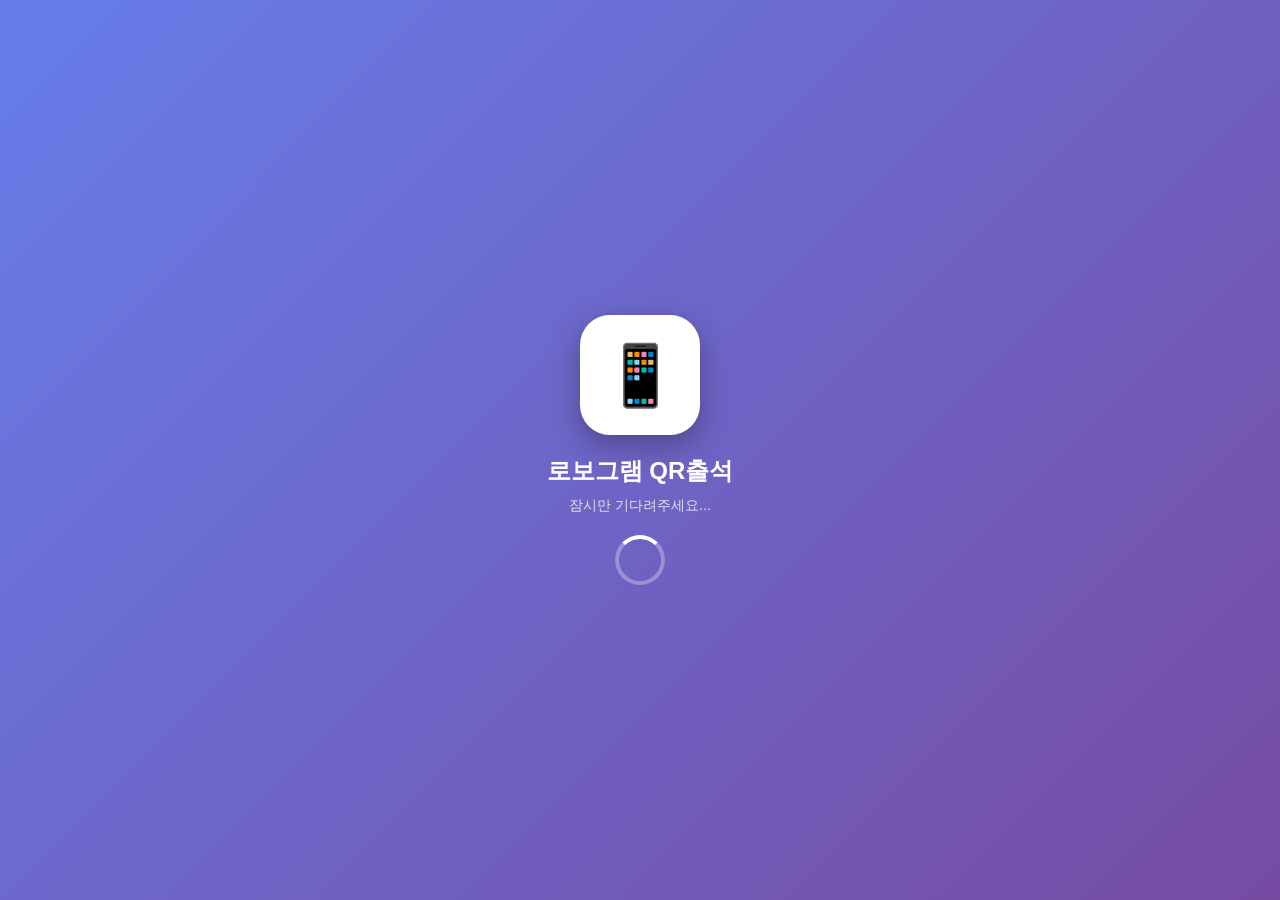
<file: pwa/index.html>
<!DOCTYPE html>
<html lang="ko">
<head>
    <meta charset="UTF-8">
    <meta name="viewport" content="width=device-width, initial-scale=1.0, maximum-scale=1.0, user-scalable=no">
    <meta name="theme-color" content="#4CAF50">
    <meta name="description" content="로보그램 코딩교육 QR 전자출석 시스템">
    <meta name="keywords" content="로보그램, QR출석, 전자출석, 코딩교육">
    
    <!-- PWA 매니페스트 -->
    <link rel="manifest" href="/manifest.json">
    
    <!-- iOS 메타 태그 -->
    <meta name="apple-mobile-web-app-capable" content="yes">
    <meta name="apple-mobile-web-app-status-bar-style" content="black-translucent">
    <meta name="apple-mobile-web-app-title" content="QR출석">
    <link rel="apple-touch-icon" href="/static/icons/icon-192x192.png">
    
    <!-- 파비콘 -->
    <link rel="icon" type="image/png" sizes="32x32" href="/static/icons/favicon-32x32.png">
    <link rel="icon" type="image/png" sizes="16x16" href="/static/icons/favicon-16x16.png">
    
    <title>로보그램 QR 전자출석</title>
    
    <style>
        * {
            margin: 0;
            padding: 0;
            box-sizing: border-box;
        }
        
        body {
            font-family: -apple-system, BlinkMacSystemFont, 'Segoe UI', 'Roboto', sans-serif;
            background: linear-gradient(135deg, #667eea 0%, #764ba2 100%);
            min-height: 100vh;
            display: flex;
            flex-direction: column;
            overflow: hidden;
        }
        
        #streamlit-container {
            flex: 1;
            width: 100%;
            border: none;
            overflow: hidden;
        }
        
        /* 로딩 화면 */
        #loading {
            position: fixed;
            top: 0;
            left: 0;
            width: 100%;
            height: 100%;
            background: linear-gradient(135deg, #667eea 0%, #764ba2 100%);
            display: flex;
            flex-direction: column;
            align-items: center;
            justify-content: center;
            z-index: 9999;
            transition: opacity 0.5s ease-out;
        }
        
        #loading.hidden {
            opacity: 0;
            pointer-events: none;
        }
        
        .logo {
            width: 120px;
            height: 120px;
            background: white;
            border-radius: 30px;
            display: flex;
            align-items: center;
            justify-content: center;
            font-size: 60px;
            margin-bottom: 20px;
            box-shadow: 0 10px 30px rgba(0,0,0,0.3);
            animation: bounce 1s infinite;
        }
        
        @keyframes bounce {
            0%, 100% { transform: translateY(0); }
            50% { transform: translateY(-20px); }
        }
        
        .loading-text {
            color: white;
            font-size: 24px;
            font-weight: 600;
            margin-bottom: 10px;
        }
        
        .loading-subtext {
            color: rgba(255,255,255,0.8);
            font-size: 14px;
        }
        
        /* 스피너 */
        .spinner {
            width: 50px;
            height: 50px;
            border: 4px solid rgba(255,255,255,0.3);
            border-top-color: white;
            border-radius: 50%;
            animation: spin 1s linear infinite;
            margin-top: 20px;
        }
        
        @keyframes spin {
            to { transform: rotate(360deg); }
        }
        
        /* 설치 프롬프트 */
        #install-prompt {
            position: fixed;
            bottom: 20px;
            left: 20px;
            right: 20px;
            background: white;
            padding: 20px;
            border-radius: 15px;
            box-shadow: 0 10px 30px rgba(0,0,0,0.3);
            display: none;
            z-index: 1000;
            animation: slideUp 0.3s ease-out;
        }
        
        @keyframes slideUp {
            from {
                transform: translateY(100%);
                opacity: 0;
            }
            to {
                transform: translateY(0);
                opacity: 1;
            }
        }
        
        #install-prompt.show {
            display: block;
        }
        
        .install-content {
            display: flex;
            align-items: center;
            gap: 15px;
        }
        
        .install-icon {
            font-size: 40px;
        }
        
        .install-text {
            flex: 1;
        }
        
        .install-title {
            font-size: 16px;
            font-weight: 600;
            margin-bottom: 5px;
        }
        
        .install-desc {
            font-size: 13px;
            color: #666;
        }
        
        .install-buttons {
            display: flex;
            gap: 10px;
            margin-top: 15px;
        }
        
        .install-button {
            flex: 1;
            padding: 12px;
            border: none;
            border-radius: 8px;
            font-size: 14px;
            font-weight: 600;
            cursor: pointer;
            transition: all 0.2s;
        }
        
        .install-button.primary {
            background: #4CAF50;
            color: white;
        }
        
        .install-button.secondary {
            background: #f5f5f5;
            color: #333;
        }
        
        .install-button:active {
            transform: scale(0.95);
        }
        
        /* 오프라인 표시 */
        #offline-indicator {
            position: fixed;
            top: 0;
            left: 0;
            right: 0;
            background: #ff9800;
            color: white;
            text-align: center;
            padding: 10px;
            font-size: 14px;
            font-weight: 600;
            z-index: 9998;
            display: none;
        }
        
        #offline-indicator.show {
            display: block;
        }
    </style>
</head>
<body>
    <!-- 로딩 화면 -->
    <div id="loading">
        <div class="logo">📱</div>
        <div class="loading-text">로보그램 QR출석</div>
        <div class="loading-subtext">잠시만 기다려주세요...</div>
        <div class="spinner"></div>
    </div>
    
    <!-- 오프라인 표시 -->
    <div id="offline-indicator">
        📡 오프라인 모드 - 인터넷 연결을 확인해주세요
    </div>
    
    <!-- Streamlit 앱 컨테이너 -->
    <iframe id="streamlit-container" src="http://localhost:8501" allowfullscreen></iframe>
    
    <!-- 앱 설치 프롬프트 -->
    <div id="install-prompt">
        <div class="install-content">
            <div class="install-icon">📱</div>
            <div class="install-text">
                <div class="install-title">앱으로 설치하기</div>
                <div class="install-desc">홈 화면에 추가하여 앱처럼 사용하세요</div>
            </div>
        </div>
        <div class="install-buttons">
            <button class="install-button primary" id="install-btn">설치</button>
            <button class="install-button secondary" id="dismiss-btn">나중에</button>
        </div>
    </div>
    
    <script>
        let deferredPrompt;
        
        // Service Worker 등록
        if ('serviceWorker' in navigator) {
            window.addEventListener('load', () => {
                navigator.serviceWorker.register('/service-worker.js')
                    .then((registration) => {
                        console.log('Service Worker registered:', registration);
                    })
                    .catch((error) => {
                        console.log('Service Worker registration failed:', error);
                    });
            });
        }
        
        // 로딩 화면 제거
        window.addEventListener('load', () => {
            setTimeout(() => {
                document.getElementById('loading').classList.add('hidden');
            }, 1500);
        });
        
        // PWA 설치 프롬프트
        window.addEventListener('beforeinstallprompt', (e) => {
            e.preventDefault();
            deferredPrompt = e;
            
            // 3초 후 설치 프롬프트 표시
            setTimeout(() => {
                document.getElementById('install-prompt').classList.add('show');
            }, 3000);
        });
        
        // 설치 버튼 클릭
        document.getElementById('install-btn').addEventListener('click', async () => {
            if (deferredPrompt) {
                deferredPrompt.prompt();
                const { outcome } = await deferredPrompt.userChoice;
                console.log(`User response: ${outcome}`);
                deferredPrompt = null;
                document.getElementById('install-prompt').classList.remove('show');
            }
        });
        
        // 나중에 버튼 클릭
        document.getElementById('dismiss-btn').addEventListener('click', () => {
            document.getElementById('install-prompt').classList.remove('show');
        });
        
        // 앱이 설치되면 프롬프트 숨김
        window.addEventListener('appinstalled', () => {
            console.log('PWA installed');
            document.getElementById('install-prompt').classList.remove('show');
        });
        
        // 온라인/오프라인 상태 감지
        window.addEventListener('online', () => {
            document.getElementById('offline-indicator').classList.remove('show');
        });
        
        window.addEventListener('offline', () => {
            document.getElementById('offline-indicator').classList.add('show');
        });
        
        // iOS 사파리 홈 화면 추가 감지
        if (window.navigator.standalone === false) {
            // iOS에서 홈 화면에 추가되지 않음
            console.log('Not installed on iOS home screen');
        }
        
        // iframe 로드 완료 감지
        document.getElementById('streamlit-container').addEventListener('load', () => {
            console.log('Streamlit app loaded');
        });
    </script>
</body>
</html>
</file>
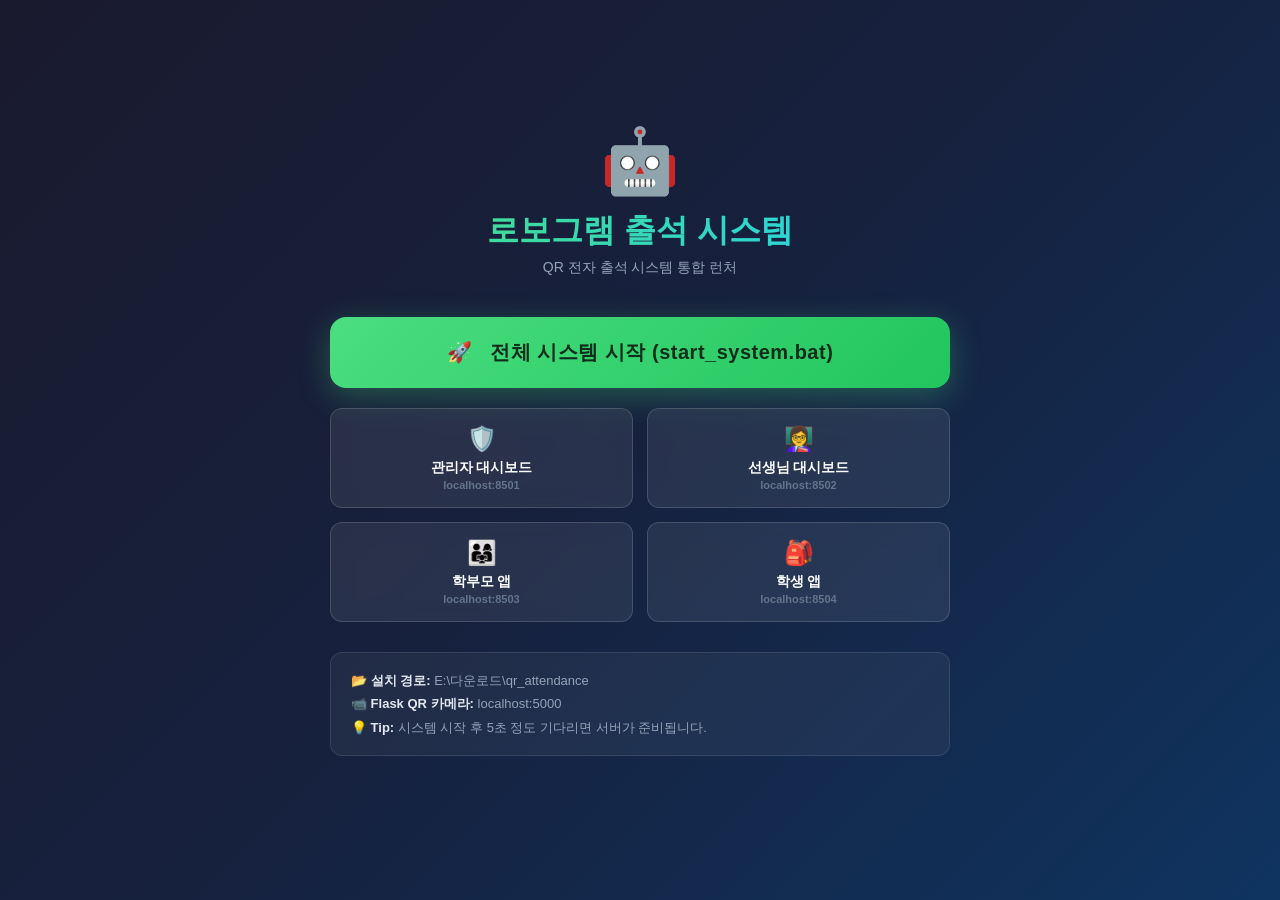
<file: launcher.html>
<!DOCTYPE html>
<html lang="ko">
<head>
<meta charset="UTF-8">
<meta name="viewport" content="width=device-width, initial-scale=1.0">
<title>로보그램 출석 시스템 런처</title>
<style>
  * { margin: 0; padding: 0; box-sizing: border-box; }
  body {
    font-family: 'Segoe UI', 'Malgun Gothic', sans-serif;
    background: linear-gradient(135deg, #1a1a2e 0%, #16213e 50%, #0f3460 100%);
    min-height: 100vh;
    display: flex;
    align-items: center;
    justify-content: center;
    color: white;
  }
  .container {
    text-align: center;
    padding: 40px;
    max-width: 700px;
    width: 100%;
  }
  .logo { font-size: 64px; margin-bottom: 10px; animation: float 3s ease-in-out infinite; }
  @keyframes float { 0%,100% { transform: translateY(0); } 50% { transform: translateY(-10px); } }
  h1 { font-size: 32px; font-weight: 800; margin-bottom: 6px; background: linear-gradient(90deg, #4ade80, #22d3ee); -webkit-background-clip: text; -webkit-text-fill-color: transparent; }
  .subtitle { color: #94a3b8; font-size: 14px; margin-bottom: 40px; }
  .btn-main {
    display: block;
    width: 100%;
    padding: 22px;
    margin-bottom: 20px;
    background: linear-gradient(135deg, #4ade80, #22c55e);
    color: #0f2d1a;
    font-size: 20px;
    font-weight: 800;
    border: none;
    border-radius: 16px;
    cursor: pointer;
    transition: all 0.3s ease;
    box-shadow: 0 8px 32px rgba(74,222,128,0.3);
    text-decoration: none;
    letter-spacing: 0.5px;
  }
  .btn-main:hover { transform: translateY(-3px); box-shadow: 0 12px 40px rgba(74,222,128,0.5); }
  .btn-main:active { transform: translateY(0); }

  .grid { display: grid; grid-template-columns: 1fr 1fr; gap: 14px; margin-bottom: 30px; }
  .btn-link {
    display: block;
    padding: 16px;
    background: rgba(255,255,255,0.08);
    border: 1px solid rgba(255,255,255,0.15);
    color: white;
    border-radius: 12px;
    text-decoration: none;
    font-size: 14px;
    font-weight: 600;
    transition: all 0.2s ease;
    backdrop-filter: blur(10px);
  }
  .btn-link:hover { background: rgba(255,255,255,0.16); border-color: rgba(255,255,255,0.3); transform: translateY(-2px); }
  .btn-link .icon { font-size: 24px; display: block; margin-bottom: 6px; }
  .btn-link .port { font-size: 11px; color: #64748b; margin-top: 2px; }

  .status-box {
    background: rgba(255,255,255,0.05);
    border: 1px solid rgba(255,255,255,0.1);
    border-radius: 12px;
    padding: 16px 20px;
    margin-bottom: 20px;
    text-align: left;
    font-size: 13px;
    color: #94a3b8;
    line-height: 1.8;
  }
  .status-box strong { color: #e2e8f0; }
  #statusMsg { margin-top: 16px; padding: 12px 16px; border-radius: 10px; font-size: 14px; font-weight: 600; display: none; }
  .msg-success { background: rgba(74,222,128,0.15); border: 1px solid #4ade80; color: #4ade80; }
  .msg-error   { background: rgba(248,113,113,0.15); border: 1px solid #f87171; color: #f87171; }
</style>
</head>
<body>
<div class="container">
  <div class="logo">🤖</div>
  <h1>로보그램 출석 시스템</h1>
  <p class="subtitle">QR 전자 출석 시스템 통합 런처</p>

  <button class="btn-main" onclick="startSystem()">
    🚀 &nbsp; 전체 시스템 시작 (start_system.bat)
  </button>

  <div class="grid">
    <a href="http://localhost:8501" target="_blank" class="btn-link">
      <span class="icon">🛡️</span>
      관리자 대시보드
      <div class="port">localhost:8501</div>
    </a>
    <a href="http://localhost:8502" target="_blank" class="btn-link">
      <span class="icon">👩‍🏫</span>
      선생님 대시보드
      <div class="port">localhost:8502</div>
    </a>
    <a href="http://localhost:8503" target="_blank" class="btn-link">
      <span class="icon">👨‍👩‍👧</span>
      학부모 앱
      <div class="port">localhost:8503</div>
    </a>
    <a href="http://localhost:8504" target="_blank" class="btn-link">
      <span class="icon">🎒</span>
      학생 앱
      <div class="port">localhost:8504</div>
    </a>
  </div>

  <div class="status-box">
    <strong>📂 설치 경로:</strong> E:\다운로드\qr_attendance<br>
    <strong>📹 Flask QR 카메라:</strong> localhost:5000<br>
    <strong>💡 Tip:</strong> 시스템 시작 후 5초 정도 기다리면 서버가 준비됩니다.
  </div>

  <div id="statusMsg"></div>
</div>

<script>
function startSystem() {
  const msg = document.getElementById('statusMsg');
  msg.style.display = 'block';
  msg.className = 'msg-success';
  msg.textContent = '⏳ 시스템을 시작하는 중... (새 창이 열리고 5~10초 후 앱이 준비됩니다)';

  // Use fetch to call a local launcher (won't work directly from browser for security reasons)
  // Instead, instruct the user with a helper VBScript approach
  const vbs = `Set WShell = CreateObject("WScript.Shell")\nWShell.Run "E:\\다운로드\\qr_attendance\\start_system.bat", 1, False`;

  // Create a temporary download/run approach using mshta
  try {
    window.location.href = 'start_system.bat';
    setTimeout(() => {
      msg.textContent = '✅ 시스템 시작 명령을 실행했습니다! 잠시 후 각 앱 링크를 클릭하세요.';
    }, 1000);
  } catch(e) {
    msg.className = 'msg-error';
    msg.textContent = '⚠️ 아래 방법으로 실행하세요: start_system.bat 파일을 직접 더블클릭하세요.';
  }
}
</script>
</body>
</html>
</file>
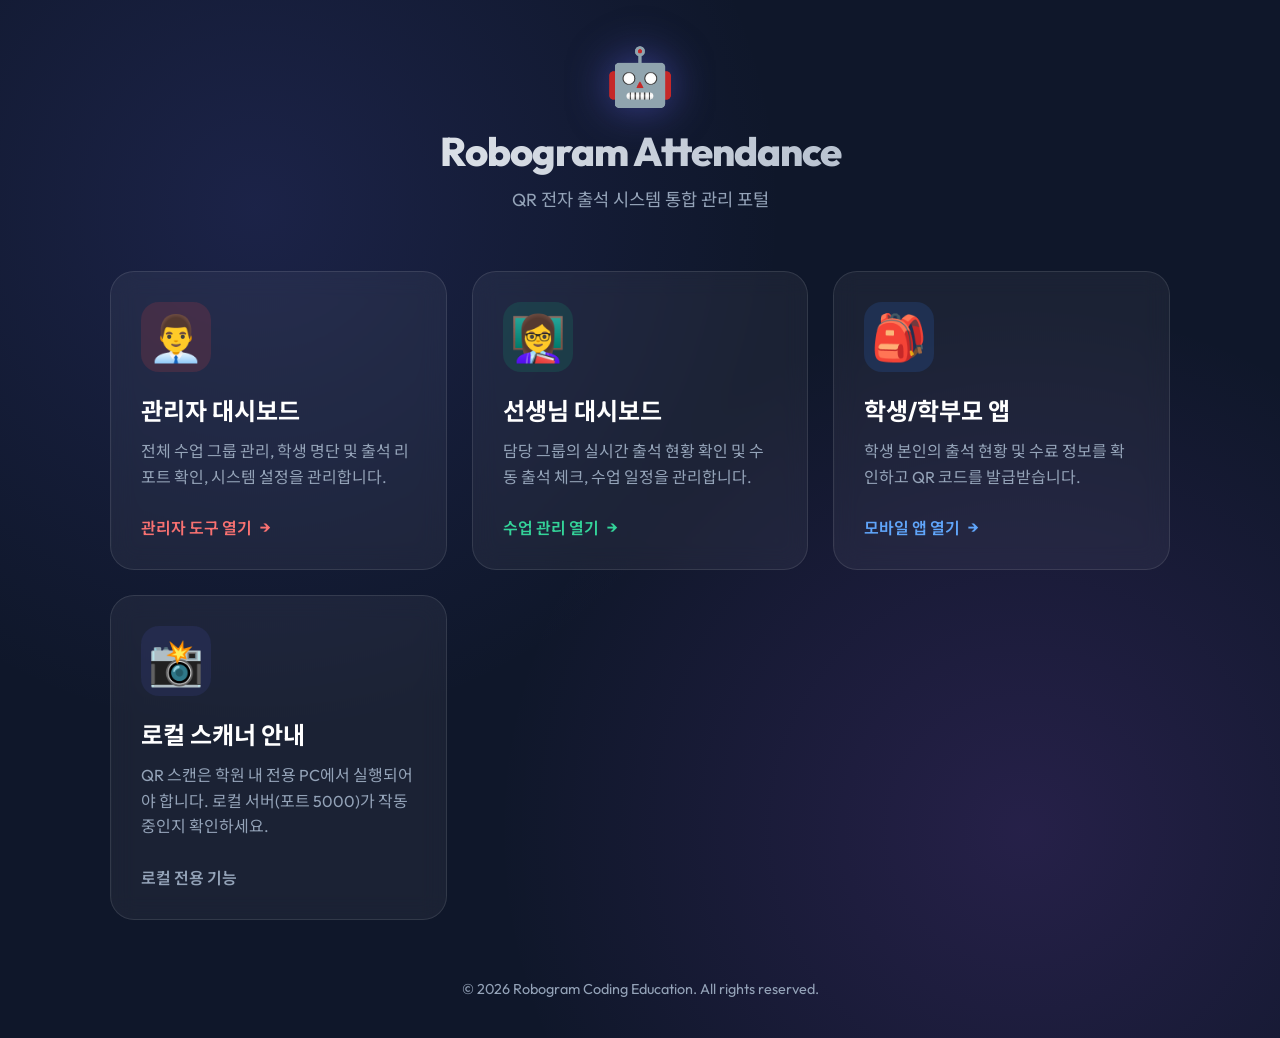
<file: pwa/portal.html>
<!DOCTYPE html>
<html lang="ko">
<head>
    <meta charset="UTF-8">
    <meta name="viewport" content="width=device-width, initial-scale=1.0">
    <title>로보그램 출석 시스템 통합 포털</title>
    <!-- Google Fonts -->
    <link href="https://fonts.googleapis.com/css2?family=Outfit:wght@300;400;600;800&family=Noto+Sans+KR:wght@300;400;700&display=swap" rel="stylesheet">
    <style>
        :root {
            --primary: #6366f1;
            --primary-light: #818cf8;
            --secondary: #a855f7;
            --accent: #10b981;
            --bg: #0f172a;
            --card-bg: rgba(255, 255, 255, 0.05);
            --text: #f8fafc;
            --text-muted: #94a3b8;
        }

        * {
            margin: 0;
            padding: 0;
            box-sizing: border-box;
        }

        body {
            font-family: 'Outfit', 'Noto Sans KR', sans-serif;
            background: var(--bg);
            background-image: 
                radial-gradient(circle at 20% 20%, rgba(99, 102, 241, 0.15) 0%, transparent 40%),
                radial-gradient(circle at 80% 80%, rgba(168, 85, 247, 0.15) 0%, transparent 40%);
            color: var(--text);
            min-height: 100vh;
            display: flex;
            flex-direction: column;
            overflow-x: hidden;
        }

        /* --- Header --- */
        header {
            padding: 40px 20px;
            text-align: center;
            animation: fadeInDown 0.8s ease-out;
        }

        .logo {
            font-size: 3.5rem;
            margin-bottom: 15px;
            filter: drop-shadow(0 0 20px rgba(99, 102, 241, 0.5));
        }

        h1 {
            font-size: 2.5rem;
            font-weight: 800;
            letter-spacing: -1px;
            background: linear-gradient(to right, #fff, #94a3b8);
            -webkit-background-clip: text;
            -webkit-text-fill-color: transparent;
            margin-bottom: 10px;
        }

        .subtitle {
            font-size: 1.1rem;
            color: var(--text-muted);
            max-width: 600px;
            margin: 0 auto;
        }

        /* --- Grid Layout --- */
        .container {
            flex: 1;
            max-width: 1100px;
            width: 100%;
            margin: 0 auto;
            padding: 20px;
            display: grid;
            grid-template-columns: repeat(auto-fit, minmax(300px, 1fr));
            gap: 25px;
            align-content: start;
        }

        /* --- Cards --- */
        .card {
            background: var(--card-bg);
            backdrop-filter: blur(12px);
            -webkit-backdrop-filter: blur(12px);
            border: 1px solid rgba(255, 255, 255, 0.1);
            border-radius: 24px;
            padding: 30px;
            text-decoration: none;
            color: inherit;
            transition: all 0.4s cubic-bezier(0.175, 0.885, 0.32, 1.275);
            display: flex;
            flex-direction: column;
            position: relative;
            overflow: hidden;
        }

        .card::before {
            content: '';
            position: absolute;
            top: 0;
            left: 0;
            width: 100%;
            height: 100%;
            background: linear-gradient(45deg, transparent, rgba(255, 255, 255, 0.05), transparent);
            transform: translateX(-100%);
            transition: 0.6s;
        }

        .card:hover {
            transform: translateY(-10px);
            border-color: var(--primary-light);
            box-shadow: 0 20px 40px rgba(0, 0, 0, 0.4);
            background: rgba(255, 255, 255, 0.08);
        }

        .card:hover::before {
            transform: translateX(100%);
        }

        .card-icon {
            font-size: 2.8rem;
            margin-bottom: 20px;
            width: 70px;
            height: 70px;
            background: rgba(99, 102, 241, 0.1);
            border-radius: 18px;
            display: flex;
            align-items: center;
            justify-content: center;
        }

        .card h2 {
            font-size: 1.5rem;
            font-weight: 700;
            margin-bottom: 12px;
            color: #fff;
        }

        .card p {
            color: var(--text-muted);
            line-height: 1.6;
            margin-bottom: 25px;
            flex: 1;
        }

        .card-btn {
            display: inline-flex;
            align-items: center;
            gap: 8px;
            font-weight: 600;
            color: var(--primary-light);
            transition: gap 0.2s;
        }

        .card:hover .card-btn {
            gap: 12px;
            color: #fff;
        }

        /* --- Colors for specific cards --- */
        .admin-card .card-icon { background: rgba(239, 68, 68, 0.15); }
        .admin-card .card-btn { color: #f87171; }
        
        .teacher-card .card-icon { background: rgba(16, 185, 129, 0.15); }
        .teacher-card .card-btn { color: #34d399; }

        .student-card .card-icon { background: rgba(59, 130, 246, 0.15); }
        .student-card .card-btn { color: #60a5fa; }

        /* --- Footer --- */
        footer {
            padding: 40px 20px;
            text-align: center;
            color: var(--text-muted);
            font-size: 0.9rem;
        }

        /* --- Animations --- */
        @keyframes fadeInDown {
            from { opacity: 0; transform: translateY(-20px); }
            to { opacity: 1; transform: translateY(0); }
        }

        @keyframes fadeInUp {
            from { opacity: 0; transform: translateY(20px); }
            to { opacity: 1; transform: translateY(0); }
        }

        .container > div {
            animation: fadeInUp 0.6s ease-out both;
        }

        .container > div:nth-child(1) { animation-delay: 0.1s; }
        .container > div:nth-child(2) { animation-delay: 0.2s; }
        .container > div:nth-child(3) { animation-delay: 0.3s; }
        .container > div:nth-child(4) { animation-delay: 0.4s; }

        /* --- Responsive --- */
        @media (max-width: 600px) {
            h1 { font-size: 1.8rem; }
            .logo { font-size: 2.5rem; }
            .container { grid-template-columns: 1fr; }
        }
    </style>
</head>
<body>

    <header>
        <div class="logo">🤖</div>
        <h1>Robogram Attendance</h1>
        <p class="subtitle">QR 전자 출석 시스템 통합 관리 포털</p>
    </header>

    <main class="container">
        <!-- 관리자 대시보드 -->
        <a href="#" id="link-admin" class="card admin-card">
            <div class="card-icon">👨‍💼</div>
            <h2>관리자 대시보드</h2>
            <p>전체 수업 그룹 관리, 학생 명단 및 출석 리포트 확인, 시스템 설정을 관리합니다.</p>
            <div class="card-btn">관리자 도구 열기 <span>→</span></div>
        </a>

        <!-- 선생님 대시보드 -->
        <a href="#" id="link-teacher" class="card teacher-card">
            <div class="card-icon">👩‍🏫</div>
            <h2>선생님 대시보드</h2>
            <p>담당 그룹의 실시간 출석 현황 확인 및 수동 출석 체크, 수업 일정을 관리합니다.</p>
            <div class="card-btn">수업 관리 열기 <span>→</span></div>
        </a>

        <!-- 학생 및 학부모 앱 -->
        <a href="index.html" class="card student-card">
            <div class="card-icon">🎒</div>
            <h2>학생/학부모 앱</h2>
            <p>학생 본인의 출석 현황 및 수료 정보를 확인하고 QR 코드를 발급받습니다.</p>
            <div class="card-btn">모바일 앱 열기 <span>→</span></div>
        </a>

        <!-- 로컬 스캐너 상태 (선택 사항) -->
        <div class="card">
            <div class="card-icon">📸</div>
            <h2>로컬 스캐너 안내</h2>
            <p>QR 스캔은 학원 내 전용 PC에서 실행되어야 합니다. 로컬 서버(포트 5000)가 작동 중인지 확인하세요.</p>
            <div class="card-btn" style="color: var(--text-muted);">로컬 전용 기능</div>
        </div>
    </main>

    <footer>
        &copy; 2026 Robogram Coding Education. All rights reserved.
    </footer>

    <script>
        /**
         * 배포 후 실제 Streamlit Cloud URL이 생성되면 아래 주소를 업데이트하세요.
         */
        const CLOUD_URLS = {
            admin: "https://your-admin-app.streamlit.app",
            teacher: "https://your-teacher-app.streamlit.app",
            student: "https://your-student-app.streamlit.app" // index.html에서 주로 사용
        };

        // 링크 업데이트
        document.getElementById('link-admin').href = CLOUD_URLS.admin;
        document.getElementById('link-teacher').href = CLOUD_URLS.teacher;
        
        // 로컬 개발 환경인지 체크하여 알림 (선택 사항)
        if (window.location.hostname === 'localhost' || window.location.hostname === '127.0.0.1') {
            console.log("로컬 테스트 모드입니다. 배포 시 위 CLOUD_URLS를 반드시 수정하세요.");
        }
    </script>
</body>
</html>
</file>
